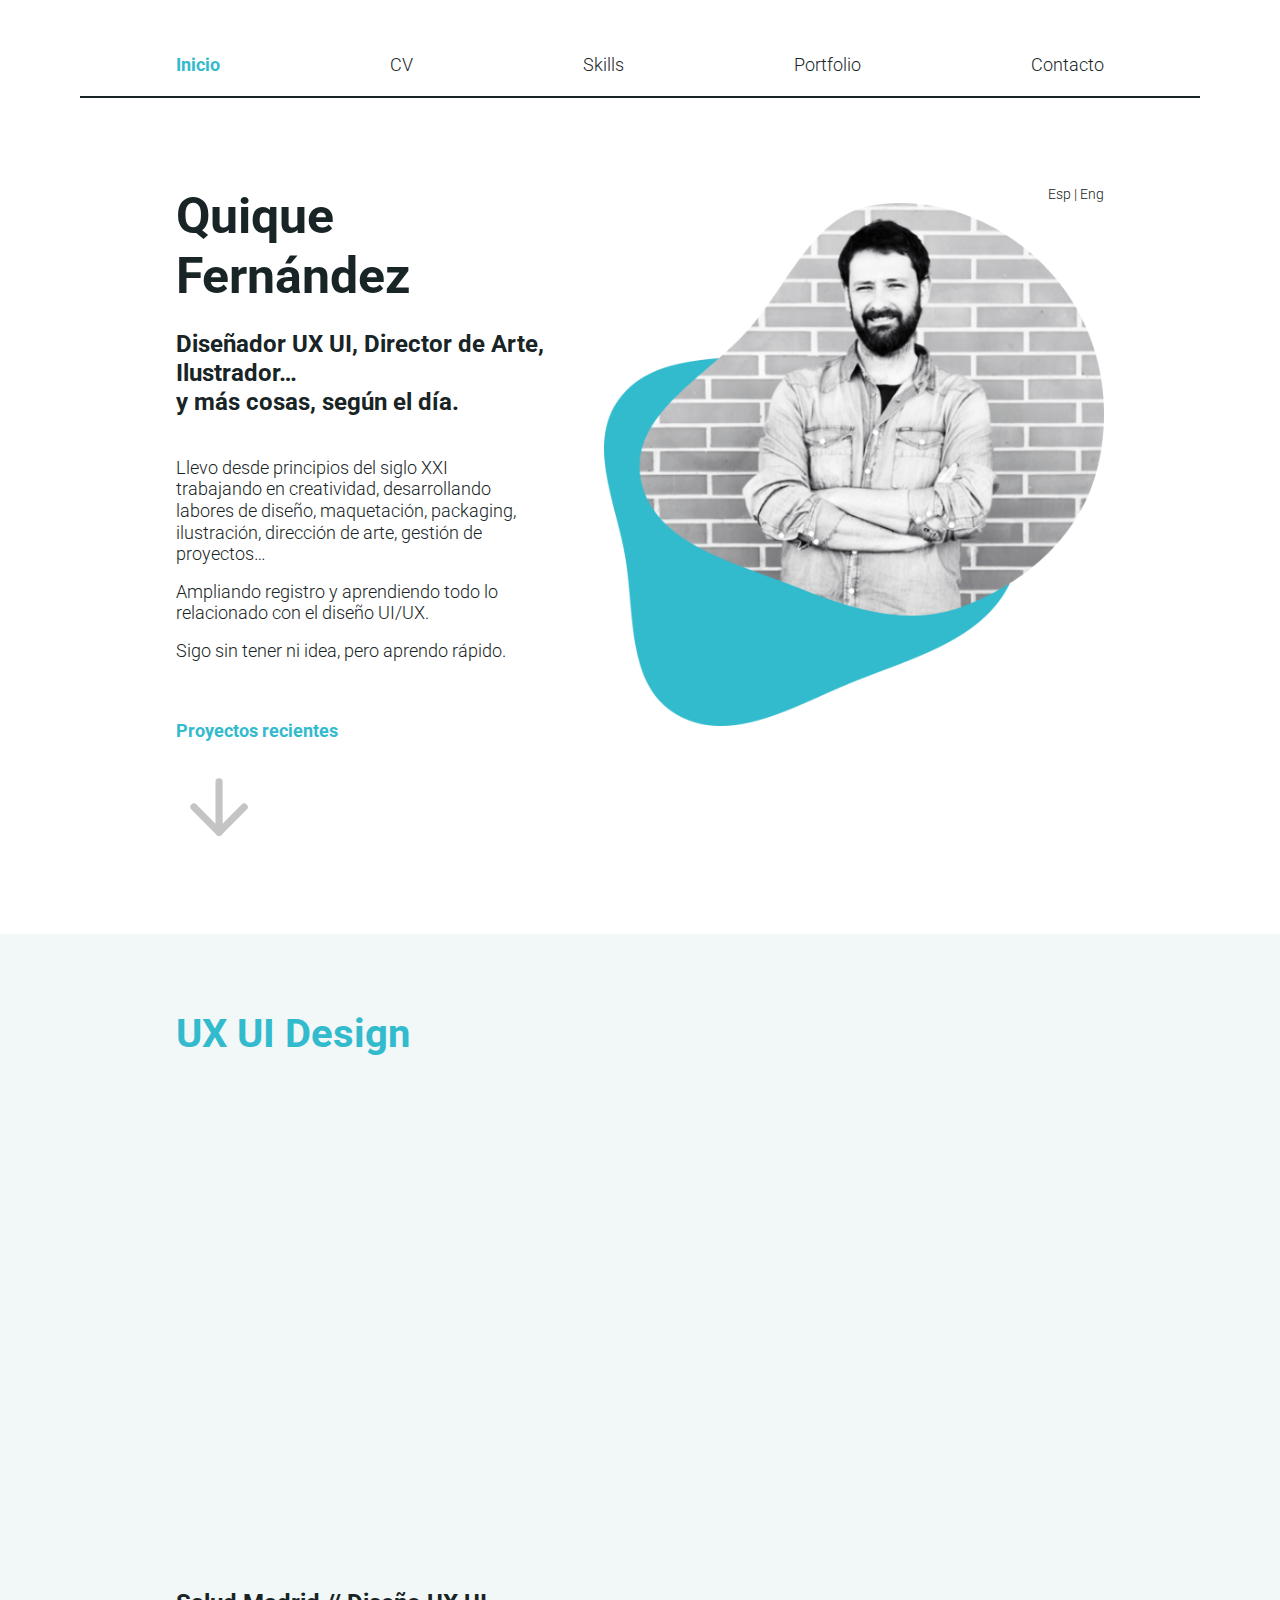
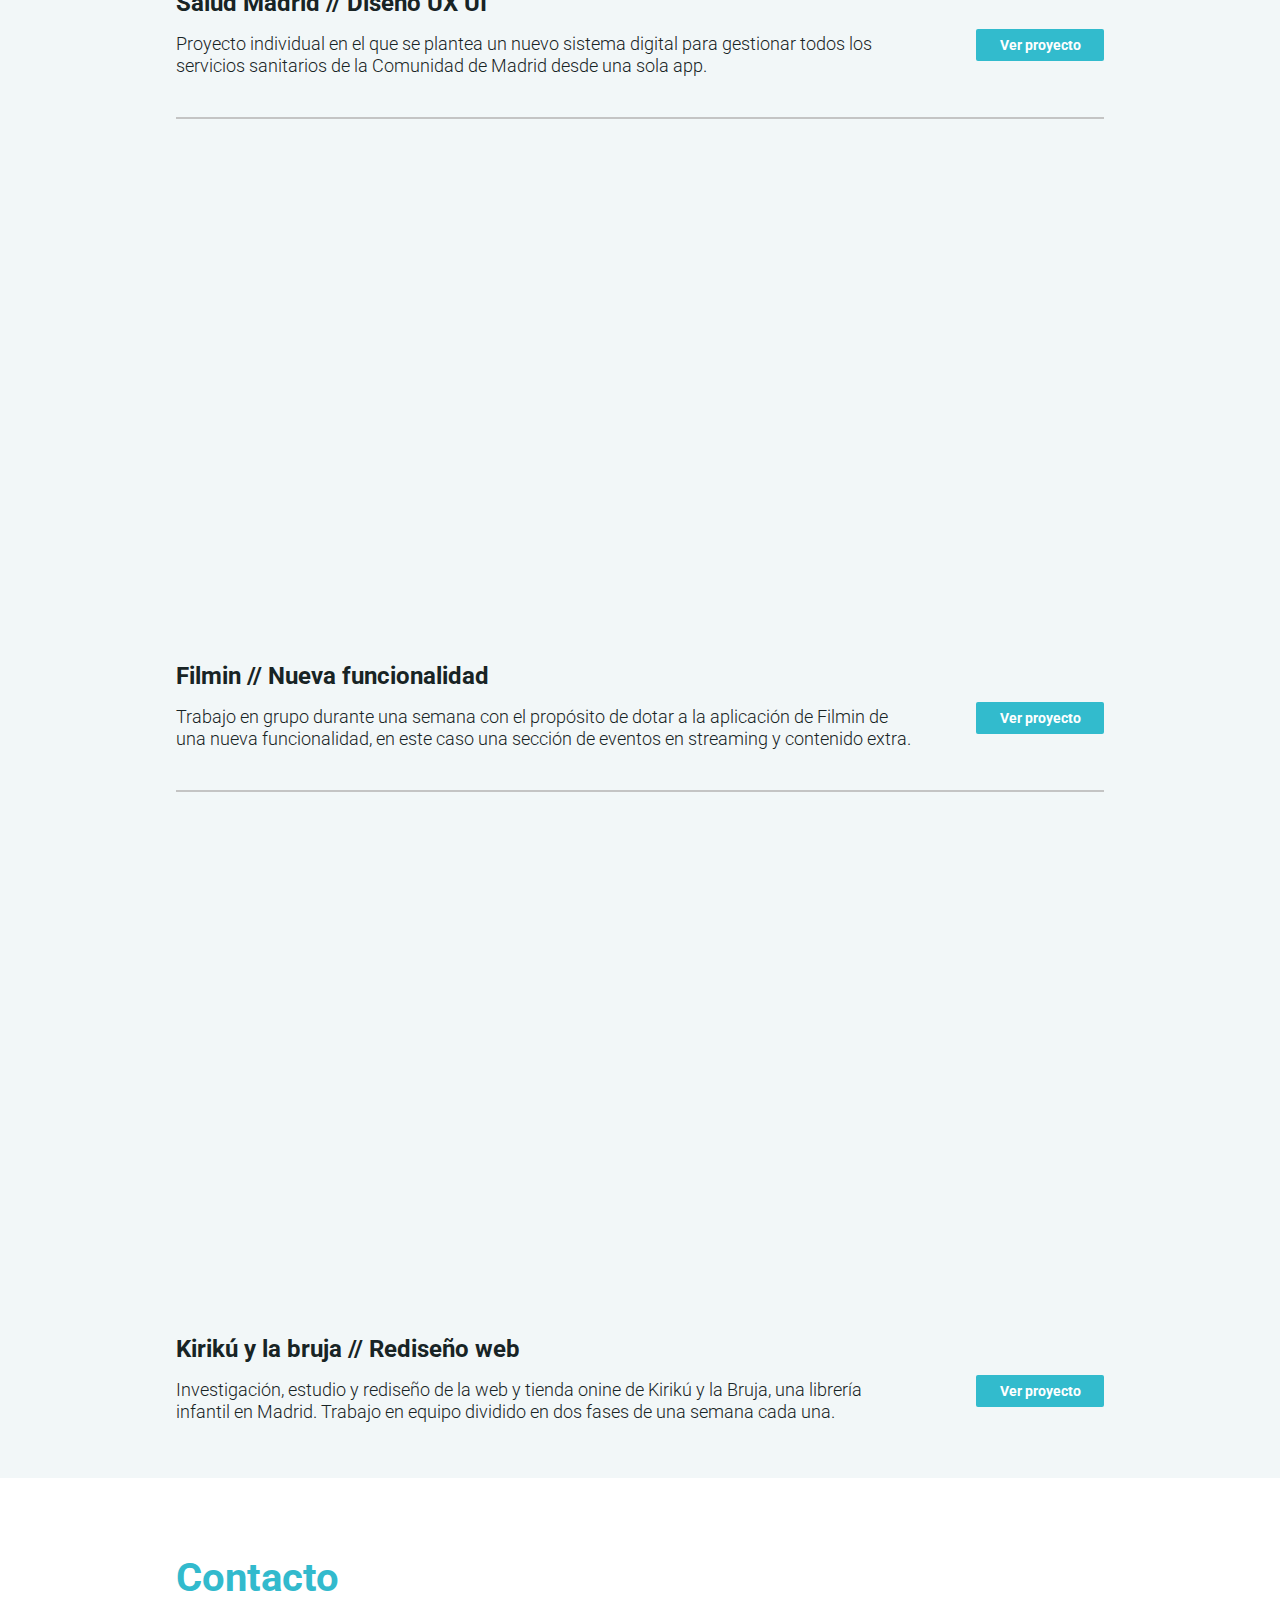
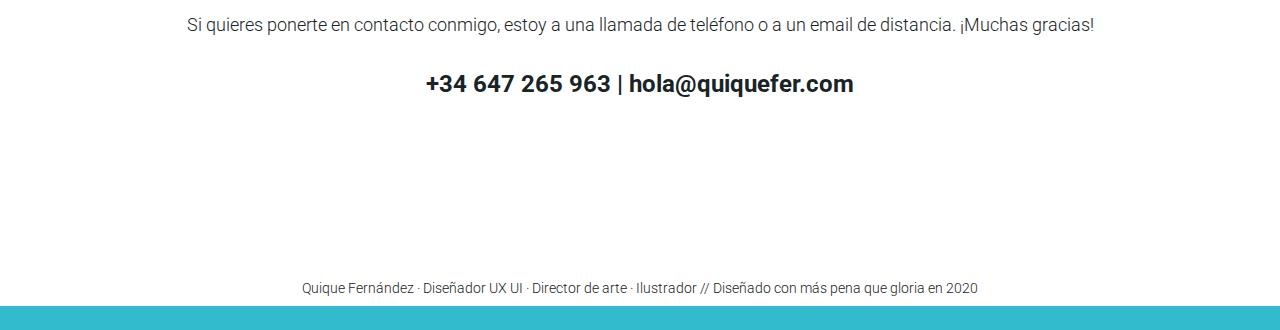
<file: index.html>
<!DOCTYPE html>
<html lang="en">

<head>
    <meta charset="UTF-8">
    <meta name="viewport" content="width=device-width, initial-scale=1.0">
    <meta http-equiv="X-UA-Compatible" content="ie=edge">
    <title>Quique Fernández | UX UI Designer</title>
    <link rel="preconnect" href="https://fonts.gstatic.com">
    <link href="https://fonts.googleapis.com/css2?family=Roboto:wght@300;700&display=swap" rel="stylesheet">
    <link rel="stylesheet" href="css/reset.css">
    <link href="https://unpkg.com/aos@2.3.1/dist/aos.css" rel="stylesheet">
    <link rel="stylesheet" href="css/style.css">
</head>

<body>
    <header>
        <nav class="nav-bar">
            <a class="pressed"> Inicio</a>
            <a href="cv.html">CV</a>
            <a>Skills</a>
            <a>Portfolio</a>
            <a>Contacto</a>
        </nav>
        <hr class="menu-line">
    </header>
    <main>
        <section class="welcome page-wrapped">
            <div class="info">
                <h1>Quique <br> Fernández</h1>
                <h2 class="title">Diseñador UX UI, Director de Arte, Ilustrador… <br> y más cosas, según el día. </h2>
                <div class="intro">
                    <p>Llevo desde principios del siglo XXI trabajando en creatividad, desarrollando labores de diseño,
                        maquetación, packaging, ilustración, dirección de arte, gestión de proyectos… </p> <br>
                    <P>Ampliando registro y aprendiendo todo lo relacionado con el diseño UI/UX.</P> <br>
                    <p>Sigo sin tener ni idea, pero aprendo rápido. </p>
                </div>
                <h4 class="green">Proyectos recientes</h4>
                <img data-aos="zoom-in" data-aos-duration="1000" class="arrow" src="img/arrow-down.svg" alt="flecha abajo">
            </div>
            <div class="foto">
                <p class="lang">Esp | Eng</p>
                <img class="foto-quiquefer" src="img/foto_quiquefer_color.png" alt="foto quiquefer">
            </div>
        </section>

        <section class="recent">
            <div class="page-wrapped">
                <h3>UX UI Design</h3>
                <section>
                    <img data-aos="fade-up" class="project-img" src="img/foto_salud_madrid_quiquefer_UXUI.jpg"
                        alt="salud madrid quiquefer">

                    <h2>Salud Madrid // Diseño UX UI</h2>
                    <div class="project-info">
                        <p class="description">Proyecto individual en el que se plantea un nuevo sistema digital para
                            gestionar todos los servicios sanitarios de la Comunidad de Madrid desde una sola app.</p>
                        <a href="https://quiquefer.medium.com/case-study-weeks-4-5-salud-madrid-629fdfbdfe1c"
                            target="_blank"><button>Ver proyecto</button></a>
                    </div>
                </section>

                <hr>

                <section>
                    <img data-aos="fade-up" class="project-img" src="img/foto_fimin_quiquefer_UXUI.jpg" alt="proyecto filmin quiquefer">

                    <h2>Filmin // Nueva funcionalidad</h2>
                    <div class="project-info">
                        <p class="description">Trabajo en grupo durante una semana con el propósito de dotar a la
                            aplicación de Filmin de una nueva funcionalidad, en este caso una sección de eventos en
                            streaming y contenido extra.</p>
                        <a href="https://quiquefer.medium.com/case-study-week-3-filmin-b5ec2c4ce05a"
                            target="_blank"><button>Ver proyecto</button></a>
                    </div>
                </section>
                <hr>
                <section>
                    <img data-aos="fade-up" class="project-img" src="img/foto_kiriku_quiquefer_UXUI.jpg" alt="web kiriku quiquefer">

                    <h2>Kirikú y la bruja // Rediseño web</h2>
                    <div class="project-info">
                        <p class="description">Investigación, estudio y rediseño de la web y tienda onine de Kirikú y la
                            Bruja, una librería infantil en Madrid. Trabajo en equipo dividido en dos fases de una
                            semana cada una.</p>
                        <a href="https://quiquefer.medium.com/case-study-week-2-kirik%C3%BA-y-la-bruja-e47b4bff7f10"
                            target="_blank"><button>Ver proyecto</button></a>
                    </div>
                </section>
            </div>
        </section>
        <section class="page-wrapped">
            <h3>Contacto</h3>
            <div class="contact">
                <h4>
                    <p>Si quieres ponerte en contacto conmigo, estoy a una llamada de teléfono o a un email de
                        distancia. ¡Muchas gracias! </p> <br>
                </h4>
                <h2> <a href="tel:+34647265963">+34 647 265 963</a> | <a
                        href="mailto:hola@quiquefer.com">hola@quiquefer.com</a></h2>

                <div data-aos="zoom-in-up" class="links">
                    <a href="https://www.linkedin.com/in/quiquefer78/" target="_blank"><img src="img/linkedin.svg"
                            alt="linkedin quiquefer"></a>
                    <a href="https://www.behance.net/quiquefer" target="_blank"><img src="img/behance.svg"
                            alt="behance quiquefer"></a>
                    <a href="https://quiquefer.medium.com/" target="_blank"><img src="img/medium.svg"
                            alt="medium quiquefer"></a>
                    <a href="https://www.instagram.com/mr_quiquefer/" target="_blank"><img src="img/instagram.svg"
                            alt="instagram quiquefer"></a>
                </div>
            </div>
        </section>
        </section>

    </main>
    <footer>
        <div class="page-wrapped">
            <p class="lang">Quique Fernández · Diseñador UX UI · Director de arte · Ilustrador // Diseñado con más pena
                que gloria en 2020</p>
        </div>
    </footer>
    <div class="bottom-line"></div>

    <script src="https://unpkg.com/aos@2.3.1/dist/aos.js"></script>
    <script>
        AOS.init();
    </script>
</body>

</html>
</file>
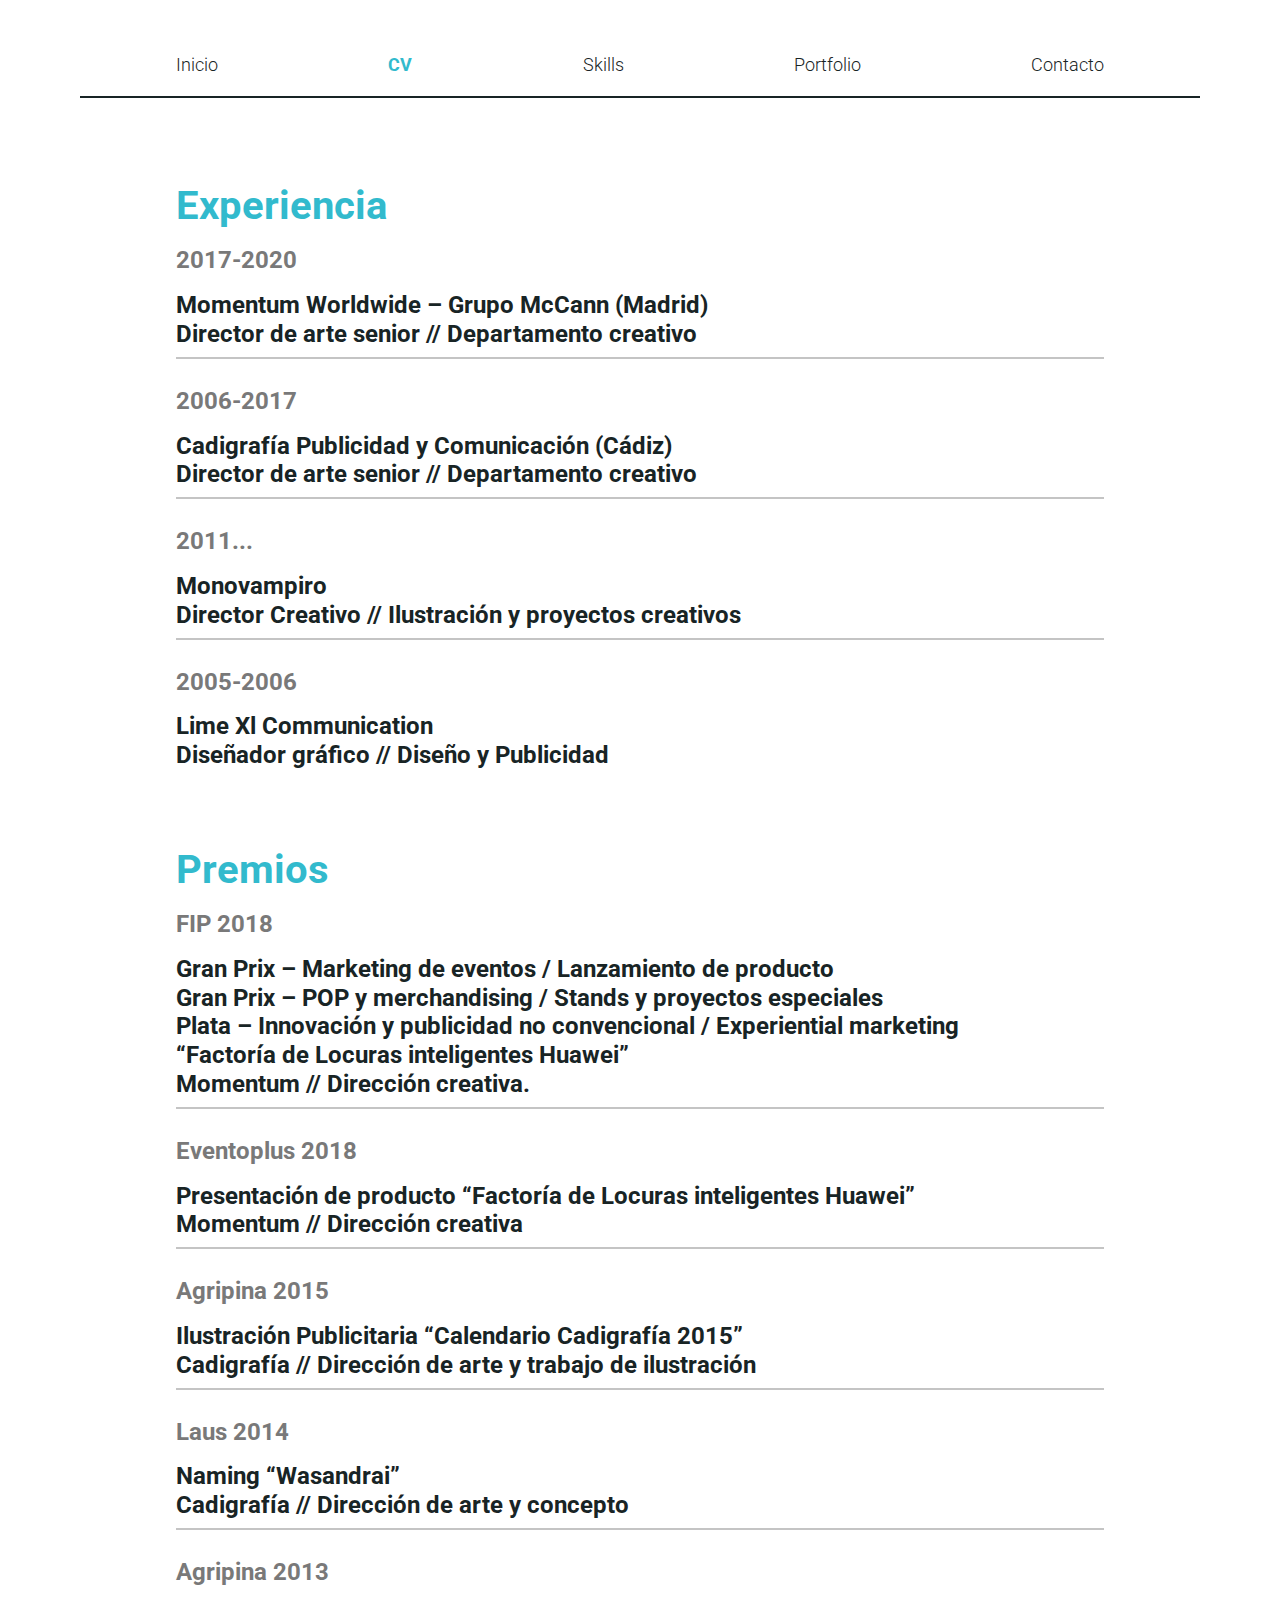
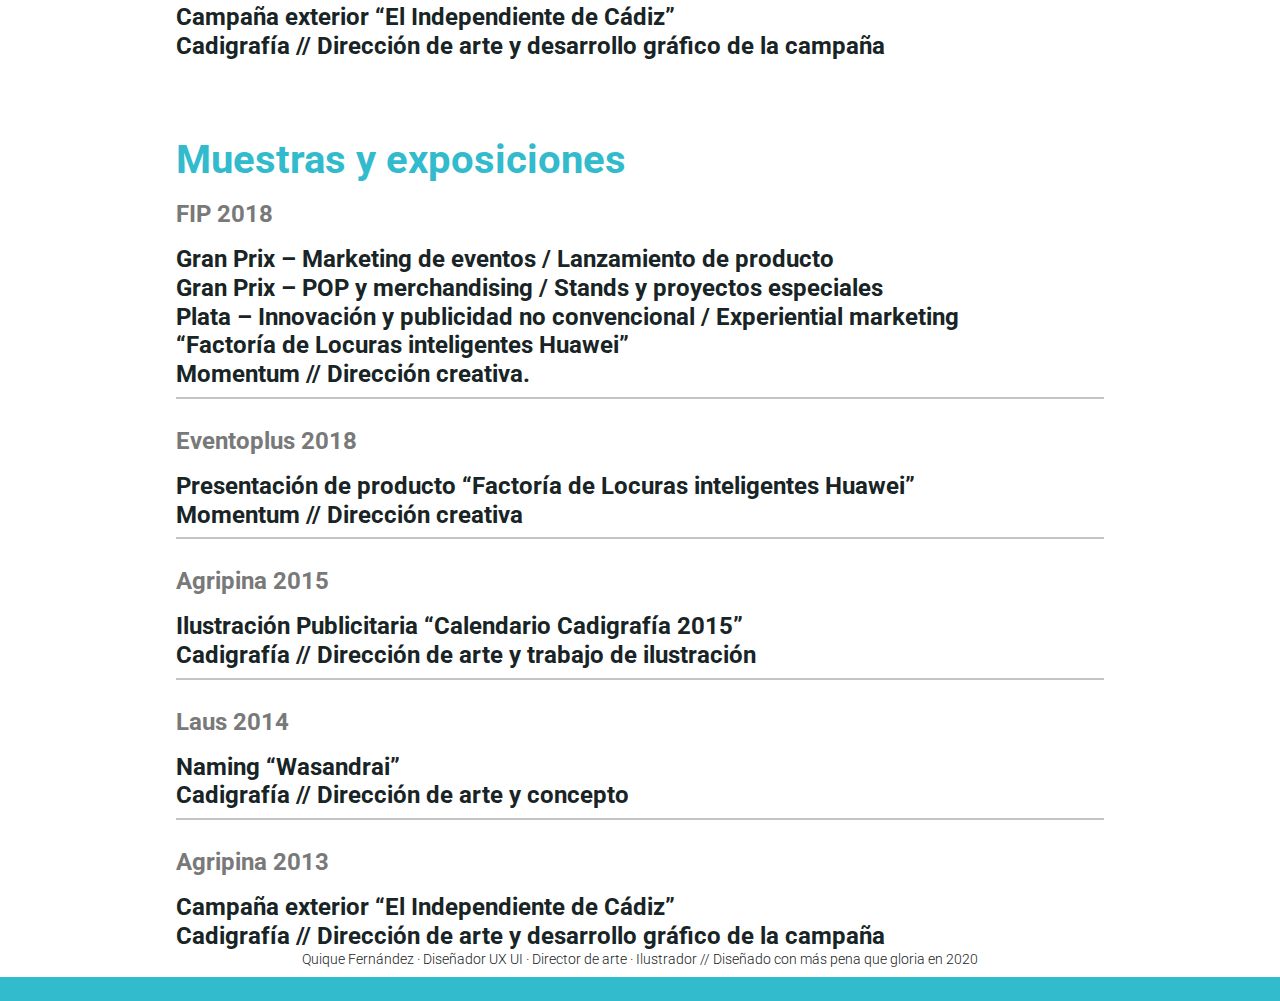
<file: cv.html>
<!DOCTYPE html>
<html lang="en">

<head>
    <meta charset="UTF-8">
    <meta name="viewport" content="width=device-width, initial-scale=1.0">
    <meta http-equiv="X-UA-Compatible" content="ie=edge">
    <title>Quique Fernández | UX UI Designer</title>
    <link rel="preconnect" href="https://fonts.gstatic.com">
    <link href="https://fonts.googleapis.com/css2?family=Roboto:wght@300;700&display=swap" rel="stylesheet">
    <link rel="stylesheet" href="css/reset.css">
    <link href="https://unpkg.com/aos@2.3.1/dist/aos.css" rel="stylesheet">
    <link rel="stylesheet" href="css/style.css">
</head>

<body>
    <header>
        <nav class="nav-bar">
            <a href="index.html">Inicio</a>
            <a class="pressed"> CV</a>
            <a>Skills</a>
            <a>Portfolio</a>
            <a>Contacto</a>
        </nav>
        <hr class="menu-line">
    </header>
    <main>
        <section class="cv page-wrapped">
            <h3>Experiencia</h3>
            <h2 class="gray">2017-2020</h2>
            <h2>Momentum Worldwide – Grupo McCann (Madrid)<br>
                Director de arte senior // Departamento creativo</h2>
            <hr>
            <h2 class="gray">2006-2017</h2>

            <h2>Cadigrafía Publicidad y Comunicación (Cádiz)<br>
                Director de arte senior // Departamento creativo</h2>
            <hr>
            <h2 class="gray">2011...</h2>
            <h2>Monovampiro<br>
                Director Creativo // Ilustración y proyectos creativos</h2>
            <hr>
            <h2 class="gray">2005-2006</h2>

            <h2>Lime Xl Communication<br>
                Diseñador gráfico // Diseño y Publicidad</h2>
        </section>

        <section class="premios page-wrapped">
            <h3>Premios</h3>
            <h2 class="gray">FIP 2018</h2>
            <h2>Gran Prix – Marketing de eventos / Lanzamiento de producto <br>
                Gran Prix – POP y merchandising / Stands y proyectos especiales<br>
                Plata – Innovación y publicidad no convencional / Experiential marketing<br>
                “Factoría de Locuras inteligentes Huawei”<br>
                Momentum // Dirección creativa.</h2>
            <hr>
            <h2 class="gray">Eventoplus 2018</h2>
            <h2>Presentación de producto “Factoría de Locuras inteligentes Huawei”
                <br>Momentum // Dirección creativa</h2>
            <hr>
            <h2 class="gray">Agripina 2015</h2>
            <h2>Ilustración Publicitaria “Calendario Cadigrafía 2015” <br>
                Cadigrafía // Dirección de arte y trabajo de ilustración</h2>
            <hr>
            <h2 class="gray">Laus 2014</h2>
            <h2>Naming “Wasandrai”<br>
                Cadigrafía // Dirección de arte y concepto</h2>
            <hr>
            <h2 class="gray">Agripina 2013</h2>
            <h2>Campaña exterior “El Independiente de Cádiz”<br>
                Cadigrafía // Dirección de arte y desarrollo gráfico de la campaña</h2>
        </section>


        <section class="shows page-wrapped">
            <h3>Muestras y exposiciones</h3>
            <h2 class="gray">FIP 2018</h2>
            <h2>Gran Prix – Marketing de eventos / Lanzamiento de producto <br>
                Gran Prix – POP y merchandising / Stands y proyectos especiales<br>
                Plata – Innovación y publicidad no convencional / Experiential marketing<br>
                “Factoría de Locuras inteligentes Huawei”<br>
                Momentum // Dirección creativa.</h2>
            <hr>
            <h2 class="gray">Eventoplus 2018</h2>
            <h2>Presentación de producto “Factoría de Locuras inteligentes Huawei”
                <br>Momentum // Dirección creativa</h2>
            <hr>
            <h2 class="gray">Agripina 2015</h2>
            <h2>Ilustración Publicitaria “Calendario Cadigrafía 2015” <br>
                Cadigrafía // Dirección de arte y trabajo de ilustración</h2>
            <hr>
            <h2 class="gray">Laus 2014</h2>
            <h2>Naming “Wasandrai”<br>
                Cadigrafía // Dirección de arte y concepto</h2>
            <hr>
            <h2 class="gray">Agripina 2013</h2>
            <h2>Campaña exterior “El Independiente de Cádiz”<br>
                Cadigrafía // Dirección de arte y desarrollo gráfico de la campaña</h2>
        </section>

    </main>
    <footer>
        <div class="page-wrapped">
            <p class="lang">Quique Fernández · Diseñador UX UI · Director de arte · Ilustrador // Diseñado con más pena
                que gloria en 2020</p>
        </div>
    </footer>
    <div class="bottom-line"></div>

    <script src="https://unpkg.com/aos@2.3.1/dist/aos.js"></script>
    <script>
        AOS.init();
    </script>
</body>

</html>
</file>
<file: css/style.css>
* {
    font-family: 'Roboto', sans-serif;
    box-sizing: border-box;
}
header {
    max-width: 1120px;
    margin-left: auto;
    margin-right: auto;
    text-align: center;

}
nav {
    font-family: 'Roboto', sans-serif;
    font-size: 18px;
    font-weight: 300;
    color: #182425;
    margin-top: 5%;
    margin-bottom: 2%;
}

h1 {
    font-family: 'Roboto', sans-serif;
    font-size: 50px;
    font-weight: 700;
    line-height: 1.2;
    color: #182425;

}
h2 {
    font-family: 'Roboto', sans-serif;
    font-size: 24px;
    font-weight: 700;
    line-height: 1.2;
    padding-top: 16px;
    color: #182425;

}
h3 {
    font-family: 'Roboto', sans-serif;
    font-size: 40px;
    font-weight: 700;
    padding-top: 80px;
    color: #32BACD;
}

 h4 {
    font-family: 'Roboto', sans-serif;
    font-size: 18px;
    font-weight: 300;
    color: #182425;
    
}

p {
    font-family: 'Roboto', sans-serif;
    font-size: 18px;
    font-weight: 300;
    line-height: 1.2;
    color: #182425;

}

hr {
    border: 0.5px solid #C4C4C4;
    margin-right: auto;
    margin-left: auto;
    text-align: center;
    
}

footer {
    font-family: 'Roboto', sans-serif;
    color: #182425;
    font-size: 14px;
    width: auto;
    margin-bottom: 10px;
    text-align: center;
}

button {
background-color: #32bbcd;
color: white;
font-weight: 700;
font-size: 14px;
outline: none;
border-radius: 2px;
width: 128px;
height: 32px;
border: none;
}

button:hover {
  cursor: pointer;
  background-color: #166772;
  text-decoration: none;
}

button:active {
  cursor: pointer;
  background-color: #30d0e6;
  
}

button:disabled {
  cursor: pointer;
  background-color: rgba(0, 0, 0, 0.4);
  text-decoration: none; }

a {
    text-decoration: none;
    target:"_blank";
    color: #182425;
}

a:active {
    cursor: pointer;
    text-decoration: none; }


a:hover {
    cursor: pointer;
    color: #30d0e6;
  }

a:visited {
    text-decoration: none;
}

.pressed{
    font-weight: 700;
    color: #32BACD;
}


.page-wrapped {
    max-width: 928px;
    margin-left: auto;
    margin-right: auto;
}

.title {
    padding-top: 24px;
    max-width: 500px;
}
.arrow {
    padding-bottom: 80px;
    padding-top: 24px;
}

.recent {
    background-color: #F2F7F8;
    padding-bottom: 24px;
}

.description{
    padding-top: 16px;
    padding-bottom: 32px;
    max-width: 80%;
}

.nav-bar {
    display: flex;
    justify-content: space-between;
    max-width: 928px;
    margin-left: auto;
    margin-right: auto;
}
.menu-line {
    border: 1px solid #182425;
    margin-right: auto;
    margin-left: auto;
    text-align: center;  
}

.intro{
    max-width: 352px;
    padding: 40px 0px;
   
}

.welcome{
    display: flex;
    justify-content: space-between;
    padding-top: 80px;
}
.lang {
    font-size: 14px;
    font-weight: 300;
}

.green {
    color: #32BACD;
    font-weight: 700;
    padding-top: 20px;
}

.gray {
    color: #797979;
    font-weight: 700;
    padding-top: 20px;
}

.project-img {
  width: 100%;
  padding-top: 24px;
}

.foto {
    text-align: right;
}

.project-info {
    display: flex;
    justify-content: space-between;
    align-items: baseline;
}

.foto-quiquefer {
 padding-top: 0px;
 max-width: 500px;
}
.contact {
    text-align: center;
    padding-top: 16px;
    padding-bottom: 32px;
}

.links {
    margin: 5% auto;
    display: flex;
    justify-content: space-between;
    margin:5% 30%;
    text-align: center;
}

.bottom-line {
    background-color: #32BACD;
    height: 24px;
}

  
@media screen and (max-width: 768px) {       
    .nav-bar {
        margin:24px 16px;
        font-size: 16px;
    }
    .intro {max-width: 100%;}
    .page-wrapped {margin:16px;}
    .foto {display: none;}
    .description {
        max-width: 100%;
        padding-bottom: 8px;;
    }
    .project-info{
        flex-direction:column;
        align-items: stretch;
    
    }
    .links {
        text-align: center;
        justify-content: space-evenly;
        margin:5% 10%;
    }



    h2 {
        font-size:21px;
    }
    h3 {
        padding-top:32px ;
    }

    button {
        margin:16px 0px 16px 0px;
   

    }
    footer {
        margin:0 auto;
    }
    
}
</file>
